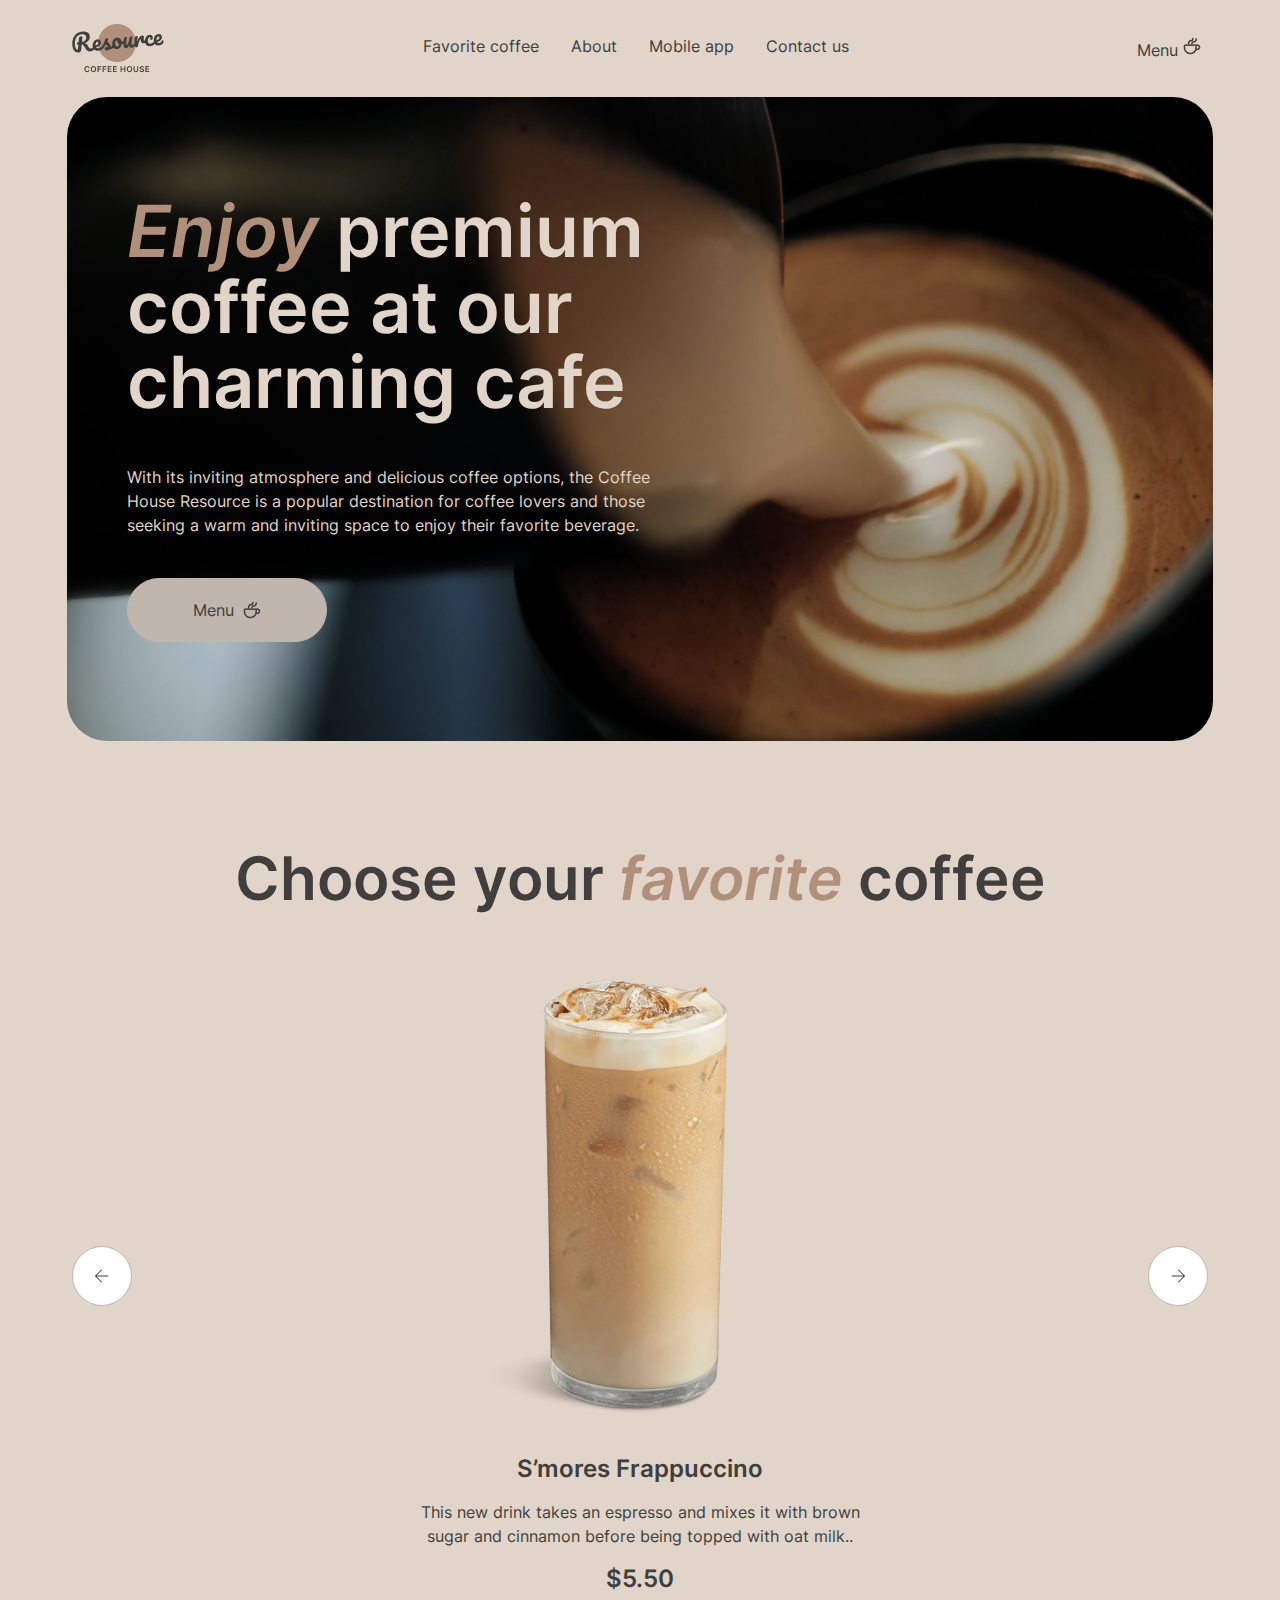
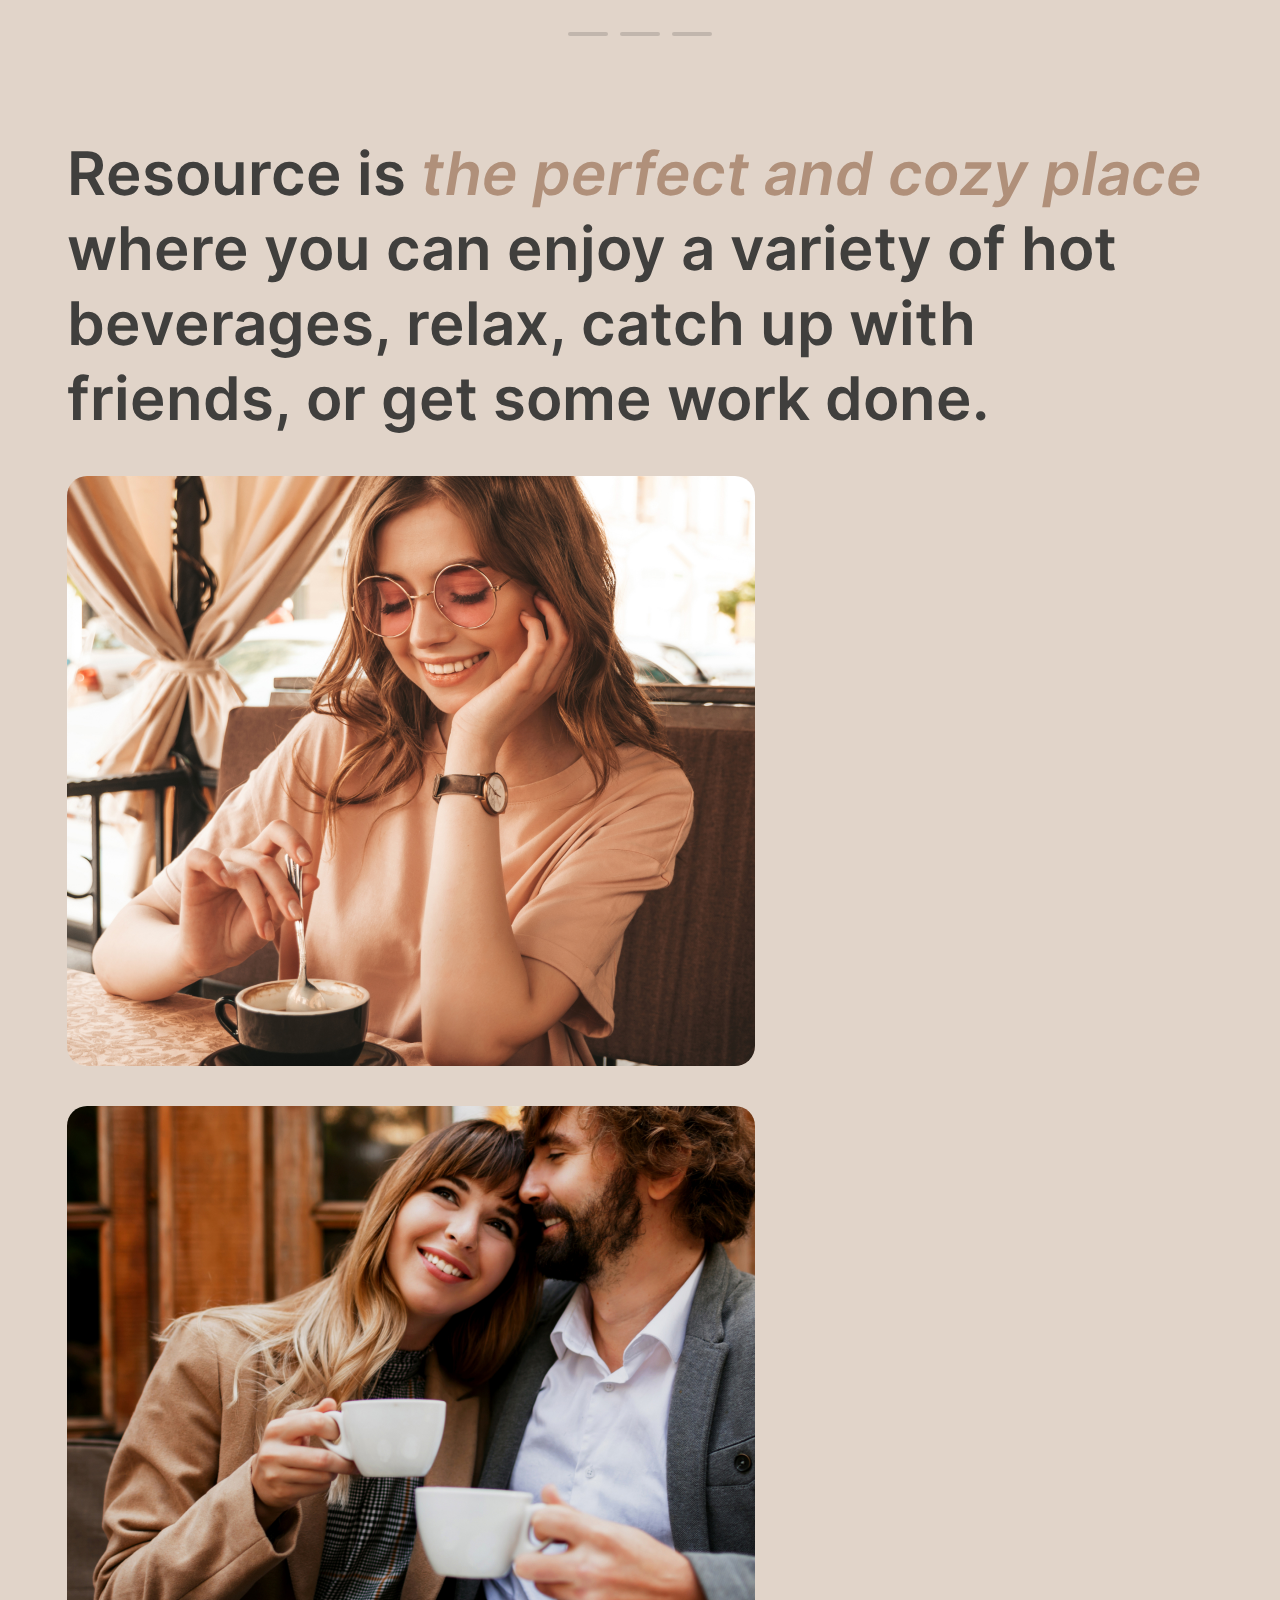
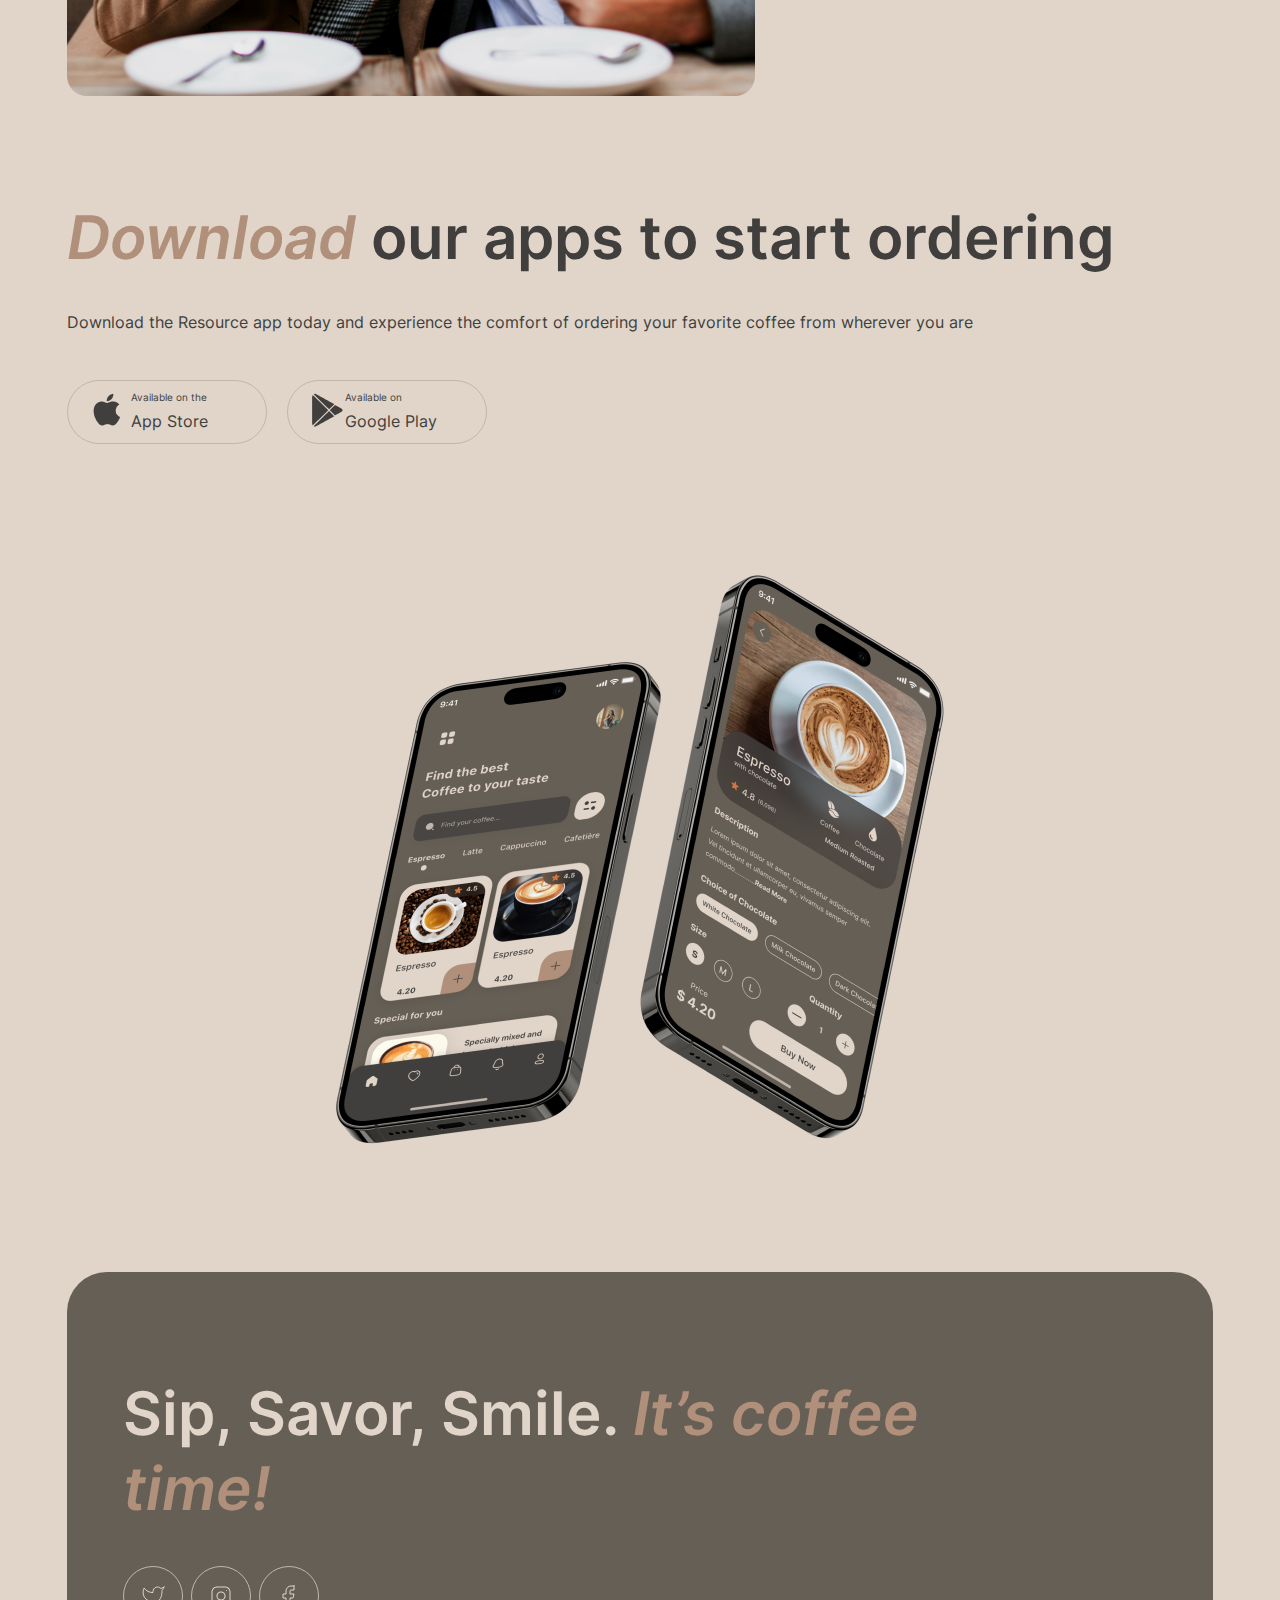
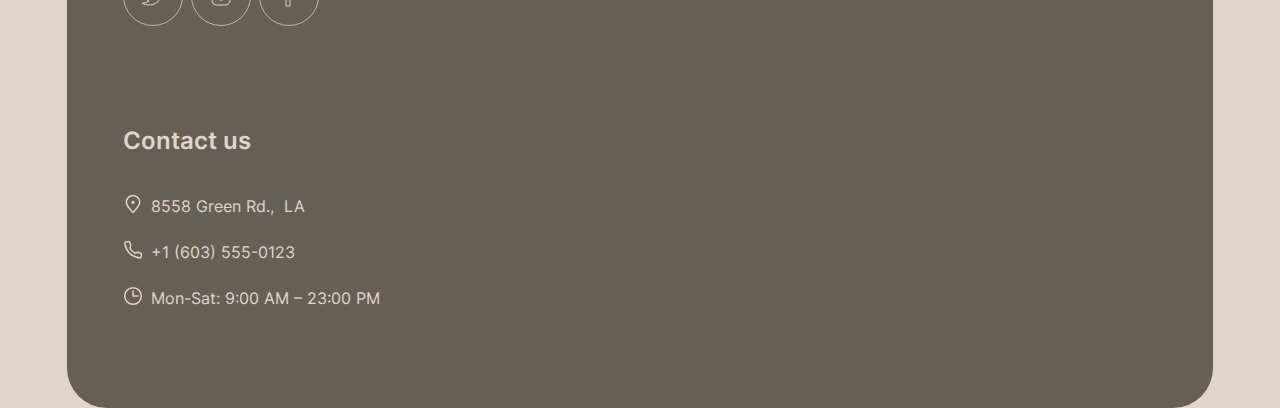
<file: index.html>
<!DOCTYPE html>
<html lang="en" style="scroll-behavior: smooth;">
    <head>
        <meta charset="UTF-8" >
        <meta name="viewport" content="width=device-width, initial-scale=1.0" >
        <title>home</title>
        <link rel="icon" type="image/png" sizes="16x16" href="./assets/images/favicon.ico">
        <link rel="stylesheet" href="assets/styles/index.1bcff401.css">
        
        <link rel="icon" type="image/png" sizes="32x32" href="./assets/images/favicon.ico">
    </head>
    <body >
        <header class="container">
            <div class="wrapper">
                <nav class="header-nav">
                    <div>
                        <a href="https://alexeizaits.github.io/rsschool-coffeshop"><img class="logo"  src="./assets/images/logo.png" alt="logo"></a>
                    </div>
                    <div class="header-nav__text">
                        <a class="header-nav__text-item inter" style="font-family: inter" href="#favorite">Favorite coffee</a>
                        <a class="header-nav__text-item" href="#about" >About</a>
                        <a class="header-nav__text-item" href="#mobile">Mobile app</a>
                        <a class="header-nav__text-item" href="#footer">Contact us</a>
                    </div>
                    <a class="link header-nav__link" href="https://alexeizaits.github.io/rsschool-coffeshop/menu">
                        <span class="linkButton">Menu</span>
                        <img class="link__img coffeecup" src="./assets/images/coffee-cup.png" alt="coffee-cup">
                    </a>
                    <div class="header-nav__burger">
                        <img src="assets/images/button-icon-burger.svg" alt="">
                    </div>
                </nav>
            </div>
        </header>
        <main style="font-family: inter;">
            <div class="section-list">
                <section class="enjoy">
                    <div class="wrapper">
                        <div class="enjoy-background" style="background-image: url(./assets/images/img-hero.jpg);">
                            <div class="enjoy__list">
                                <h1 class="enjoy__list-title"><span class="enjoy__list-title__accent">Enjoy</span> premium coffee at our charming cafe</h1>
                                <p class="enjoy__list-description">With its inviting atmosphere and delicious coffee options, the Coffee House Resource is a popular destination for coffee lovers and those seeking a warm and inviting space to enjoy their favorite beverage.</p>
                                <form action="https://alexeizaits.github.io/rsschool-coffeshop/menu">
                                    <button class="buttons-primary">
                                        <span class="buttons-primary__text">Menu</span>
                                        <img  class="primary-img buttons-primary__img" src="./assets/images/coffee-cup.png" alt="">
                                    </button>
                                </form>
                            </div>
                        </div>
                    </div>
                    
                </section>
                <section id="favorite" class="favourites-coffee">
                    <div class="wrapper">
                        <h2 class="favourites-coffee__title">Choose your <span class="favourites-coffee__title-accent">favorite</span> coffee</h2>
                    <div class="favourites-coffee__slider" >
                        <div class="favourites-coffee__arrows">
                            <button class="buttons-arrow" style="margin-top: 330px; margin-left: 5px;">
                                <img class="arrow-img buttons-arrow__img" style="transform: rotate(180deg)"  src="./assets/images/arrow-dark.png" alt="ww">
                                <img class="arrow-img buttons-arrow__img-hover" style="transform: rotate(180deg)"  src="./assets/images/arrow-white.png" alt="ww">
                            </button>
                        </div>
                        <div class="slider">
                            <div class="slider__img">
                                <img class="slider__img "  src="./assets/images/coffee-slider-1.png" alt="coffee-slider">
                            </div>
                            <div class="slider__text">
                                <h3 class="slider__text-title">S’mores Frappuccino</h3>
                                <p class="slider__text-description">This new drink takes an espresso and mixes it with brown sugar and cinnamon before being topped with oat milk..</p>
                                <p class="slider__text-price">$5.50</p>
                            </div>
                        </div>
                        <div class="favourites-coffee__arrows">
                            <button class="buttons-arrow" style="margin-top: 330px; margin-right: 5px;">
                                <img class="arrow-img buttons-arrow__img arrow-img" src="./assets/images/arrow-dark.png" alt="">
                                <img class=" buttons-arrow__img-hover arrow-img" src="./assets/images/arrow-white.png" alt="ww">
                            </button>
                        </div>
                    </div>
                    <div class="slider-control__card">
                        <div class="slider-control"></div>
                        <div class="slider-control"></div>
                        <div class="slider-control"></div>
                    </div>
                    </div>
                </section>
                <section id="about" class="about">
                    <div class="wrapper">
                        <h2 class="about__title">Resource is <span class="about__title-accent">the perfect and cozy place</span> where you can enjoy a variety of hot beverages, relax, catch up with friends, or get some work done.</h2>
                        <div class="about__images">
                            <div class="about__images-list">
                                <div class="box about__images-list__item1">
                                    <img class="box__img"  src="./assets/images/about-1.svg" alt="women">
                                </div>
                                <div class="box about__images-list__item2">
                                    <img class="box__img "  src="./assets/images/about-2.svg" alt="women">
                                </div>
                            </div>
                            <div class="about__images-list">
                                <div class="box about__images-list__item3">
                                    <img class="box__img"  src="./assets/images/about-3.svg" alt="women">
                                </div>
                                <div class="box about__images-list__item4">
                                    <img class="box__img"  src="./assets/images/about-4.svg" alt="women">
                                </div>
                            </div>
                        </div>
                    </div>
                </section>
                <section id="mobile">
                    <div class="wrapper mobile-app">
                        <div class="mobile-app__info">
                            <h2 class="mobile-app__title"><span class="mobile-app__title-accent">Download</span> our apps to start ordering</h2>
                            <p class="mobile-app__description">Download the Resource app today and experience the comfort of ordering your favorite coffee from wherever you are</p>
                            <div class="mobile-app__buttons">
                                <button class="buttons-app mobile-app__button">
                                    <img class="buttons-app__img app-img"  src="./assets/images/apple-dark.png" alt="">
                                    <img class="buttons-app__img-hover app-img"  src="./assets/images/apple-white.png" alt="">
                                    <span class="buttons-app__text"><span style="font-size: 10px;">Available on the</span><br>App Store</span>    
                                </button>
                                <button class="buttons-app mobile-app__button">
                                    <img class="buttons-app__img app-img" src="./assets/images/icon-dark.png" alt="">
                                    <img class="buttons-app__img-hover app-img"  src="./assets/images/icon-white.png" alt="">
                                    <span class="buttons-app__text" style="width: 97px;"><span style="font-size: 10px;">Available on</span><br>Google Play</span>
                                </button>
                            </div>
                        </div>
                        <div class="mobile-app__screen">
                            <!-- style="background-image: url(./assets/images/mobile-screens.png); -->
                            <img class="mobile-app__screen-img" src="./assets/images/mobile-screens.png" alt="">
                        </div>
                    </div>
                </section>
            </div>
        </main>
        <footer class="container" id="footer">
            <div class="wrapper">
                <div class="footer-contacts">
                    <div class="footer-contacts__coffetime">
                        <h2 class="footer-contacts__title">Sip, Savor, Smile. <span class="footer-contacts__title-accent">It’s coffee time!</span></h2>
                        <div class="footer-contacts__icons">
                            <button class="buttons-instagram footer-contacts__icons-item">
                                <img class="buttons-instagram__img icon-img"  src="./assets/images/twitter.svg" alt="qq">
                            </button>
                            <button class="buttons-instagram footer-contacts__icons-item">   
                                <img class="buttons-instagram__img icon-img"  src="./assets/images/instagram.png" alt="qq">
                            </button>
                            <button class="buttons-instagram footer-contacts__icons-item">
                                <img class="buttons-instagram__img icon-img"  src="./assets/images/facebook.svg" alt="qq">
                            </button>
                        </div>
                    </div>
                    <div class="footer-contacts__us">
                        <h3 class="footer-contacts__us-title">Contact us</h3>
                        <div class="footer-contacts__us-info">
                            <div class="adress" style="width: 182px; height: 24px">
                                <a class="adress__link" href="https://www.google.com/maps/place/%D0%A1%D0%BE%D0%B5%D0%B4%D0%B8%D0%BD%D0%B5%D0%BD%D0%BD%D1%8B%D0%B5+%D0%A8%D1%82%D0%B0%D1%82%D1%8B+%D0%90%D0%BC%D0%B5%D1%80%D0%B8%D0%BA%D0%B8/@35.9197056,-161.7515142,3z/data=!3m1!4b1!4m6!3m5!1s0x54eab584e432360b:0x1c3bb99243deb742!8m2!3d37.09024!4d-95.712891!16zL20vMDljN3cw?entry=ttu" target=»_blank>
                                    <img  class="link__img link-img" src="./assets/images/pin-alt.png" alt="pin-alt">
                                    <pre class="adress__text" >8558&nbsp;Green Rd.,&nbsp;&nbsp;LA</pre>
                                </a>
                            </div>
                            <div class="adress" style="width: 175px; height: 24px">
                                <a class="adress__link" href="tel:+16035550123">
                                    <img  class="link__img link-img" src="./assets/images/phone.svg" alt="pin-alt">
                                    <p class="adress__text">+1 (603) 555-0123</p>
                                </a>
                            </div>
                            <div class="adress" style="width: 262px; height: 24px">
                                <a class="adress__link" href="">
                                    <img  class="link__img link-img" src="./assets/images/clock.svg" alt="pin-alt">
                                    <pre class="adress__text">Mon-Sat: 9:00 AM – 23:00 PM</pre>
                                </a>
                            </div>
                        </div>
                    </div>
                </div>
            </div>
        </footer>
    </body>
</html>
</file>
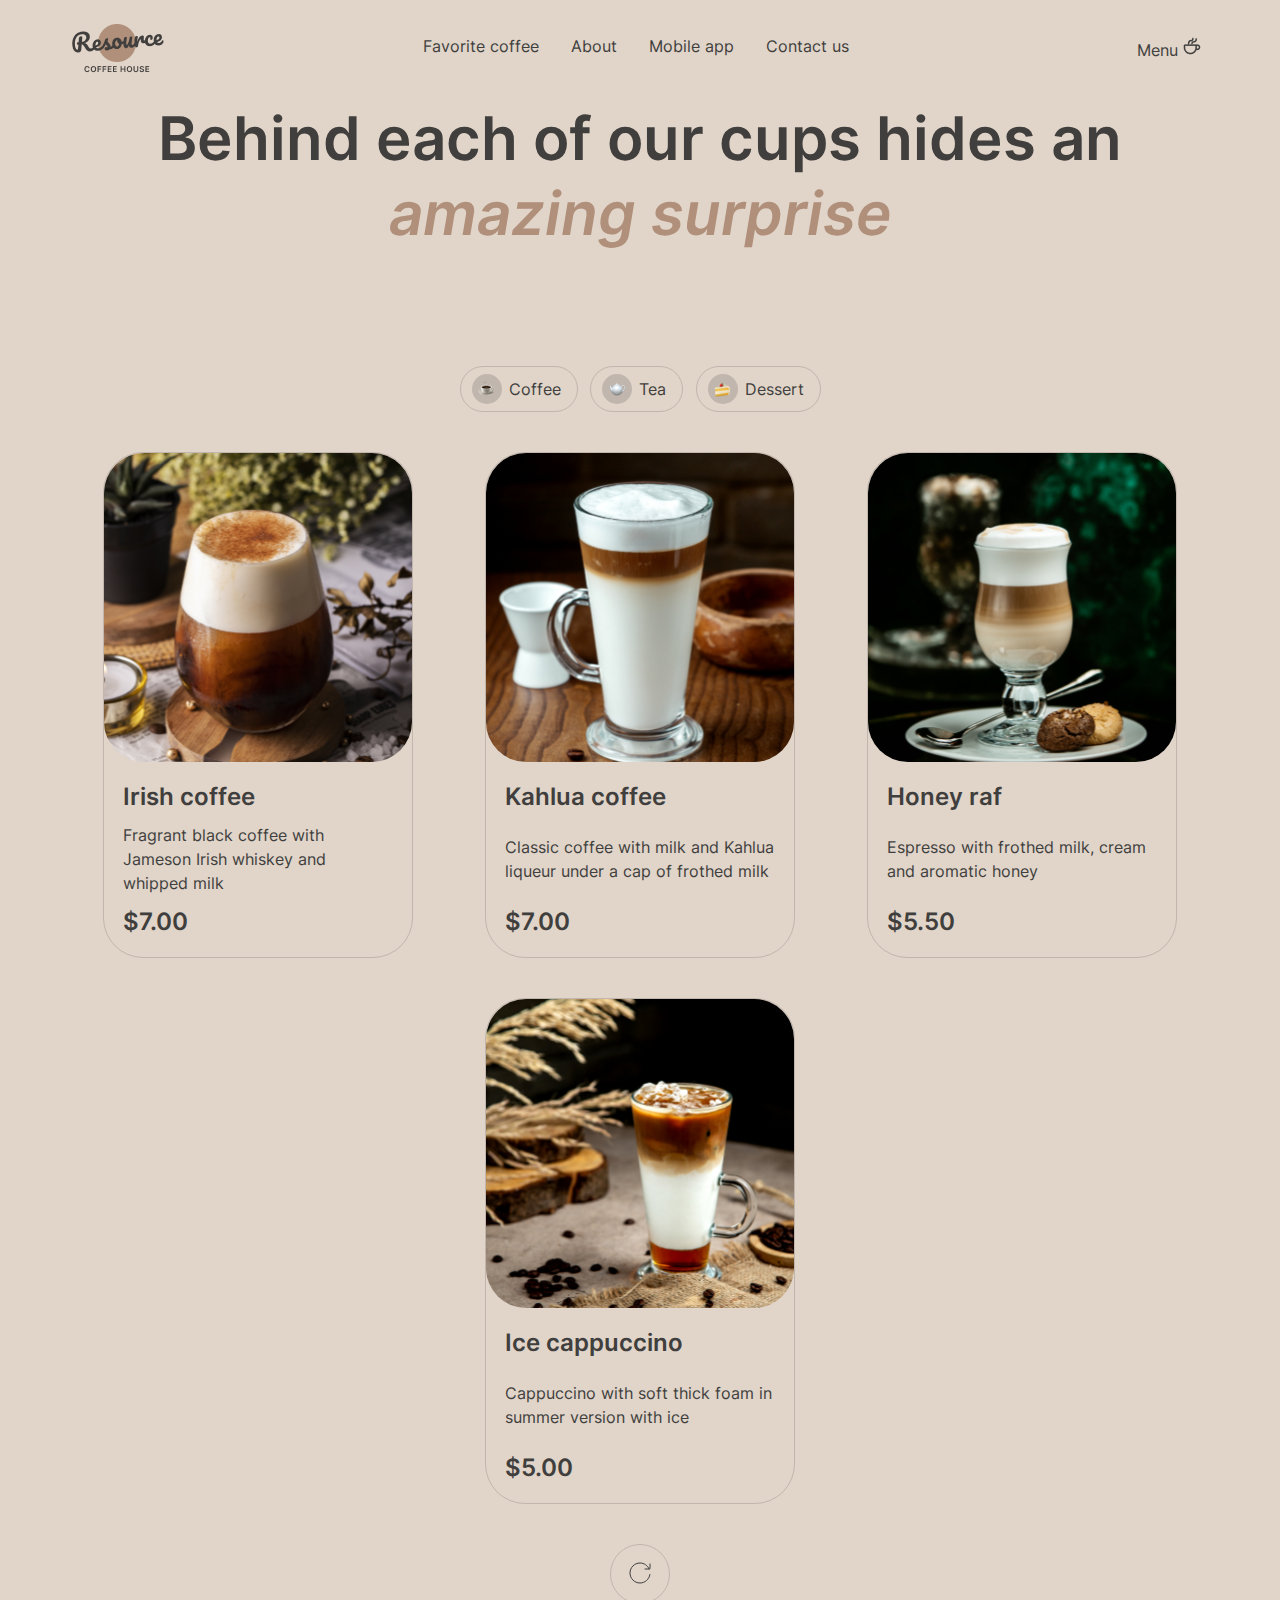
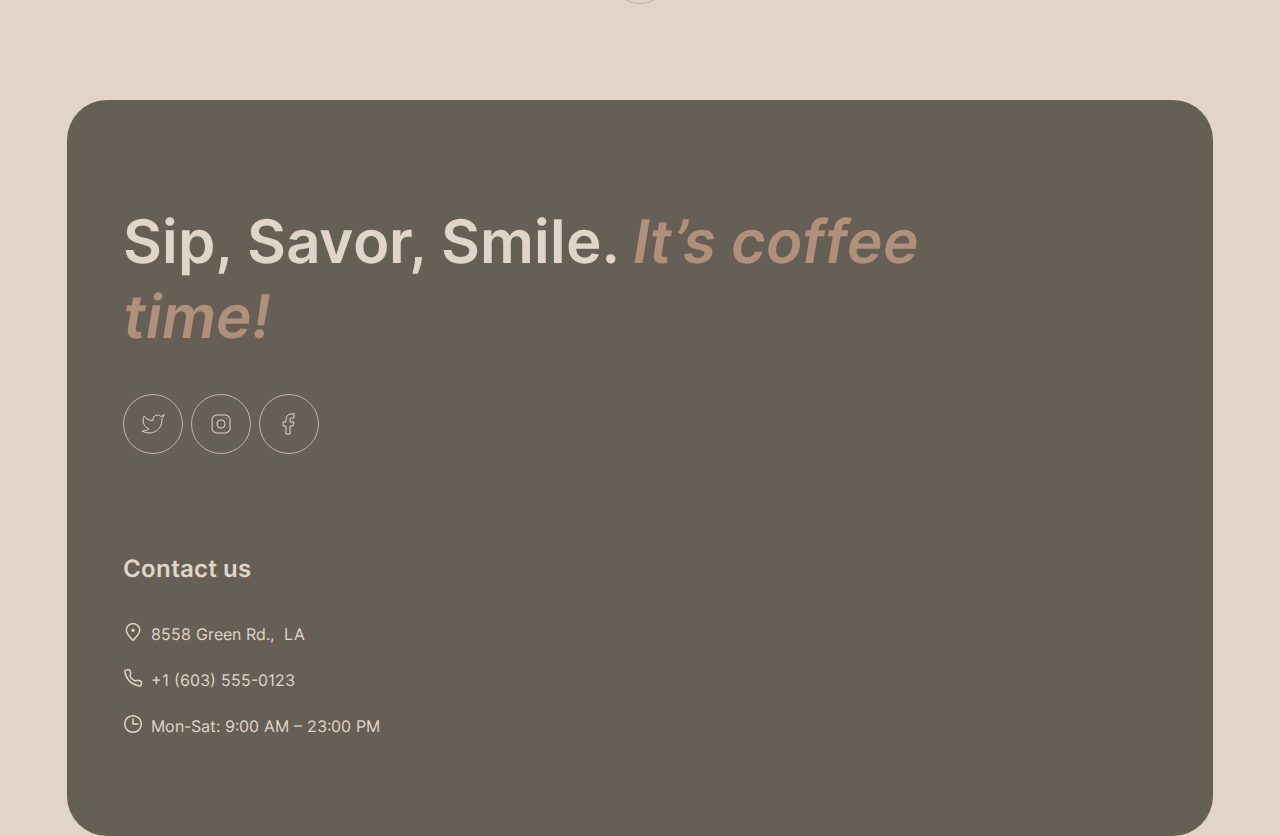
<file: menu/index.html>
<!DOCTYPE html>
<html lang="en" style="scroll-behavior: smooth;">
    <head>
        <meta charset="UTF-8" >
        <meta name="viewport" content="width=device-width, initial-scale=1.0" >
        <title>home</title>
        <link rel="icon" type="image/png" sizes="16x16" href="./assets/images/favicon.ico">
        <link rel="stylesheet" href="assets/styles/index.1bcff401.css">
        
        <link rel="icon" type="image/png" sizes="32x32" href="./assets/images/favicon.ico">
    </head>
    <body>
        <header class="container">
            <div class="wrapper">
                <nav class="header-nav">
                    <div>
                        <a href="https://alexeizaits.github.io/rsschool-coffeshop"><img class="logo"  src="./assets/images/logo.png" alt="logo"></a>
                    </div>
                    <div class="header-nav__text">
                        <a class="header-nav__text-item inter" style="font-family: inter" href="">Favorite coffee</a>
                        <a class="header-nav__text-item" href="">About</a>
                        <a class="header-nav__text-item" href="">Mobile app</a>
                        <a class="header-nav__text-item" href="#footer">Contact us</a>
                    </div>
                    <a class="link header-nav__link" href="https://alexeizaits.github.io/rsschool-coffeshop/menu">
                        <span class="linkButton">Menu</span>
                        <img class="link__img coffeecup" src="./assets/images/coffee-cup.png" alt="coffee-cup">
                    </a>
                    <div class="header-nav__burger">
                        <img src="assets/images/button-icon-burger.svg" alt="">
                    </div>
                </nav>
            </div>

        </header>
        <main class="container">        
            <section class="container">
                <div class="wrapper">
                    <div class="menu">
                        <div class="menu__info">
                            <div class="menu__title"><h1>Behind each of our cups hides an <span class="menu__title-accent">amazing surprise</span></h1></div>
                            <div class="menu__buttons">
                                <button class="tab-item menu__buttons-item">
                                    <span class="tab-item__kettle">
                                        <img class="tab-item__img" src="./assets/images/coffee.png" alt="">
                                    </span>
                                    <span class="tab-item__text">Coffee</span>
                                </button>
                                <button class="tab-item menu__buttons-item">
                                    <span class="tab-item__kettle ">
                                        <img class="tab-item__img" src="./assets/images/Jainik.png" alt="">
                                    </span>
                                    <span class="tab-item__text">Tea</span>
                                </button>
                                <button class="tab-item menu__buttons-item">
                                    <span class="tab-item__kettle">
                                        <img class="tab-item__img" src="./assets/images/dessert.png" alt="">
                                    </span>
                                    <span class="tab-item__text">Dessert</span>
                                </button>
                            </div>
                        </div>
                        <div class="menu__cards">
                            <div class="card menu__cards-item">
                                <div class="card__wrapper">
                                    <img class="card__img" src="./assets/images/coffee-1.svg" alt="coffee-1">
                                </div>
                                <div class="card__text">
                                    <h3 class="card__text-title">Irish coffee</h3>
                                    <p class="card__text-description">Fragrant black coffee with Jameson Irish whiskey and whipped milk</p>
                                    <p class="card__text-price">$7.00</p>
                                </div>
                            </div>
                            <div class="card menu__cards-item">
                                <div class="card__wrapper">
                                    <img class="card__img"  src="./assets/images/coffee-2.svg" alt="coffee-1">
                                </div>
                                <div class="card__text">
                                    <h3 class="card__text-title">Kahlua coffee</h3>
                                    <p class="card__text-description">Classic coffee with milk and Kahlua liqueur under a cap of frothed milk</p>
                                    <p class="card__text-price">$7.00</p>
                                </div>
                            </div>
                            <div class="card menu__cards-item">
                                <div class="card__wrapper">
                                    <img class="card__img" src="./assets/images/coffee-3.svg" alt="coffee-1">
                                </div>
                                <div class="card__text">
                                    <h3 class="card__text-title">Honey raf</h3>
                                    <p class="card__text-description">Espresso with frothed milk, cream and aromatic honey</p>
                                    <p class="card__text-price">$5.50</p>
                                </div>
                            </div>
                            <div class="card menu__cards-item">
                                <div class="card__wrapper">
                                    <img class="card__img"  src="./assets/images/coffee-4.svg" alt="coffee-1">
                                </div>
                                <div class="card__text">
                                    <h3 class="card__text-title">Ice cappuccino</h3>
                                    <p class="card__text-description">Cappuccino with soft thick foam in summer version with ice</p>
                                    <p class="card__text-price">$5.00</p>
                                </div>
                            </div>
                            <div class="card menu__cards-item">
                                <div class="card__wrapper">
                                    <img class="card__img" src="./assets/images/coffee-5.svg" alt="coffee-1">
                                </div>
                                <div class="card__text">
                                    <h3 class="card__text-title">Espresso</h3>
                                    <p class="card__text-description">Classic black coffee</p>
                                    <p class="card__text-price">$4.50</p>
                                </div>
                            </div>
                            <div class="card menu__cards-item">
                                <div class="card__wrapper">
                                    <img class="card__img"  src="./assets/images/coffee-6.svg" alt="coffee-1">
                                </div>
                                <div class="card__text">
                                    <h3 class="card__text-title">Latte</h3>
                                    <p class="card__text-description">Espresso coffee with the addition of steamed milk and dense milk foam</p>
                                    <p class="card__text-price">$5.50</p>
                                </div>
                            </div>
                            <div class="card menu__cards-item">
                                <div class="card__wrapper">
                                    <img class="card__img"  src="./assets/images/coffee-7.svg" alt="coffee-1">
                                </div>
                                <div class="card__text">
                                    <h3 class="card__text-title">Latte macchiato</h3>
                                    <p class="card__text-description">Espresso with frothed milk and chocolate</p>
                                    <p class="card__text-price">$5.50</p>
                                </div>
                            </div>
                            <div class="card menu__cards-item">
                                <div class="card__wrapper">
                                    <img class="card__img" src="./assets/images/coffee-8.svg" alt="coffee-1">
                                </div>
                                <div class="card__text">
                                    <h3 class="card__text-title">Coffee with cognac</h3>
                                    <p class="card__text-description">Fragrant black coffee with cognac and whipped cream</p>
                                    <p class="card__text-price">$6.50</p>
                                </div>
                            </div>
                        </div>
                        <div class="menu__refresh">
                            <img class="menu__refresh-img" src="./assets/images/refresh.svg" alt="refresh">
                        </div>
                    </div>
                </div>      
            </section>
        </main>
        <footer class="container" id="footer">
            <div class="wrapper">
                <div class="footer-contacts">
                    <div class="footer-contacts__coffetime">
                        <h2 class="footer-contacts__title">Sip, Savor, Smile. <span class="footer-contacts__title-accent">It’s coffee time!</span></h2>
                        <div class="footer-contacts__icons">
                            <button class="buttons-instagram footer-contacts__icons-item">
                                <img class="buttons-instagram__img icon-img"  src="./assets/images/twitter.svg" alt="qq">
                            </button>
                            <button class="buttons-instagram footer-contacts__icons-item">   
                                <img class="buttons-instagram__img icon-img"  src="./assets/images/instagram.png" alt="qq">
                            </button>
                            <button class="buttons-instagram footer-contacts__icons-item">
                                <img class="buttons-instagram__img icon-img"  src="./assets/images/facebook.svg" alt="qq">
                            </button>
                        </div>
                    </div>
                    <div class="footer-contacts__us">
                        <h3 class="footer-contacts__us-title">Contact us</h3>
                        <div class="footer-contacts__us-info">
                            <div class="adress" style="width: 182px; height: 24px">
                                <a class="adress__link" href="https://www.google.com/maps/place/%D0%A1%D0%BE%D0%B5%D0%B4%D0%B8%D0%BD%D0%B5%D0%BD%D0%BD%D1%8B%D0%B5+%D0%A8%D1%82%D0%B0%D1%82%D1%8B+%D0%90%D0%BC%D0%B5%D1%80%D0%B8%D0%BA%D0%B8/@35.9197056,-161.7515142,3z/data=!3m1!4b1!4m6!3m5!1s0x54eab584e432360b:0x1c3bb99243deb742!8m2!3d37.09024!4d-95.712891!16zL20vMDljN3cw?entry=ttu" target=»_blank>
                                    <img  class="link__img link-img" src="./assets/images/pin-alt.png" alt="pin-alt">
                                    <pre class="adress__text" >8558&nbsp;Green Rd.,&nbsp;&nbsp;LA</pre>
                                </a>
                            </div>
                            <div class="adress" style="width: 175px; height: 24px">
                                <a class="adress__link" href="tel:+16035550123">
                                    <img  class="link__img link-img" src="./assets/images/phone.svg" alt="pin-alt">
                                    <p class="adress__text">+1 (603) 555-0123</p>
                                </a>
                            </div>
                            <div class="adress" style="width: 262px; height: 24px">
                                <a class="adress__link" href="">
                                    <img  class="link__img link-img" src="./assets/images/clock.svg" alt="pin-alt">
                                    <pre class="adress__text">Mon-Sat: 9:00 AM – 23:00 PM</pre>
                                </a>
                            </div>
                        </div>
                    </div>
                </div>
            </div>
        </footer>
    </body>
</html>
</file>
<file: assets/styles/index.1bcff401.css>
@font-face{font-family:inter;src:url(Inter.0704e0a5.ttf)}*{box-sizing:border-box;margin:0;text-decoration:none}ul{padding-left:0;list-style-type:none}html,body,div,span,applet,object,iframe,h1,h2,h3,h4,h5,h6,p,blockquote,pre,a,abbr,acronym,address,big,cite,code,del,dfn,em,img,ins,kbd,q,s,samp,small,strike,strong,sub,sup,tt,var,b,u,i,center,dl,dt,dd,ol,ul,li,fieldset,form,label,legend,table,caption,tbody,tfoot,thead,tr,th,td,article,aside,canvas,details,embed,figure,figcaption,footer,header,hgroup,menu,nav,output,ruby,section,summary,time,mark,audio,video{font-size:100%;font:inherit;vertical-align:baseline;border:0;margin:0;padding:0}article,aside,details,figcaption,figure,footer,header,hgroup,menu,nav,section{display:block}html{height:100%}body{line-height:1}ol,ul{list-style:none}blockquote,q{quotes:none}blockquote:before,blockquote:after,q:before,q:after{content:"";content:none}table{border-collapse:collapse;border-spacing:0}.link{width:61px;height:28px;flex-direction:row;justify-content:space-between;display:flex}.link:hover{border-bottom:1px solid #403f3d}.tab-item{height:46px;background-color:#fff;border:.1px solid #c1b6ad;border-radius:100px;flex-direction:row;display:flex}.tab-item__kettle{width:30px;height:30px;background-color:#c1b6ad;border-radius:100px;margin:auto 0 auto 5px}.tab-item__img{margin:auto;padding-top:7px}.tab-item__text{color:#403f3d;margin:auto 10px auto 7px;font-family:inter;font-size:16px;font-weight:400;line-height:150%}.tab-item:hover,.tab-item:active{background-color:#665f55;border-color:#665f55}.tab-item:hover .tab-item__text,.tab-item:active .tab-item__text{color:#e1d4c9}.buttons-primary{width:200px;height:64px;background-color:#c1b6ad;border:1px solid #c1b6ad;border-radius:100px;flex-direction:row;justify-content:center;display:flex}@media (min-width:768px){.buttons-primary{margin-top:2.6rem}}@media (min-width:1440px){.buttons-primary{margin-top:0}}.buttons-primary__text{color:#403f3d;color:#403f3d;margin:auto .5rem auto auto;font-family:inter;font-size:16px;font-weight:400;line-height:150%}@media (min-width:1440px){.buttons-primary__text{margin:auto}}.buttons-primary__img{margin:auto auto auto 0;display:block}@media (min-width:1440px){.buttons-primary__img{margin-left:0;display:none}}.buttons-secondary{width:200px;height:64px;height:44px;background-color:#fff;border:1px solid #c1b6ad;border-radius:100px;flex-direction:row;justify-content:center;display:flex}.buttons-secondary__text{color:#403f3d;color:#403f3d;margin:auto;font-family:inter;font-size:16px;font-weight:400;line-height:150%}.buttons-app{width:200px;height:64px;background-color:#fff;border:1px solid #c1b6ad;border-radius:100px;flex-direction:row;justify-content:center;display:flex}.buttons-app__text{color:#403f3d;color:#403f3d;text-align:left;width:90px;height:40px;margin:auto 38.5px 1.2rem auto;font-family:inter;font-size:16px;font-weight:400;line-height:150%}.buttons-app__img{margin-top:.6rem;margin-left:15px;display:block}.buttons-app__img-hover{margin-top:.6rem;margin-left:15px;display:none}.buttons-arrow{width:200px;height:64px;width:60px;height:60px;background-color:#fff;border:1px solid #c1b6ad;border-radius:100px;flex-direction:row;justify-content:center;display:flex}.buttons-arrow__img{margin:auto;display:block}.buttons-arrow__img-hover{margin:auto;display:none}.buttons-instagram{width:200px;height:64px;width:60px;height:60px;background-color:#c1b6ad;background-color:inherit;border:1px solid #c1b6ad;border-radius:100px;flex-direction:row;justify-content:center;display:flex}.buttons-instagram__img{margin:auto}.buttons-instagram__img-hover{color:#c1b6ad;margin:auto}.buttons-menu{width:200px;height:64px;width:60px;height:60px;background-color:#fff;border:1px solid #c1b6ad;border-radius:100px;flex-direction:row;justify-content:center;display:flex}.buttons-menu__img{margin:auto;display:block}.buttons-menu__img-hover{margin:auto;display:none}@media (min-width:1440px){.buttons-primary:hover .buttons-primary__img{display:block}.buttons-primary:hover .buttons-primary__text{margin-right:1rem}}.buttons-secondary:hover{background-color:#665f55;border-color:#665f55}.buttons-secondary:hover .buttons-secondary__text{color:#e1d4c9}.buttons-app:hover{background-color:#665f55;border-color:#665f55}.buttons-app:hover .buttons-app__text{color:#e1d4c9}.buttons-app:hover .buttons-app__img{display:none}.buttons-app:hover .buttons-app__img-hover{display:block}.buttons-arrow:hover{background-color:#665f55;border-color:#665f55}.buttons-arrow:hover .buttons-arrow__img{display:none}.buttons-arrow:hover .buttons-arrow__img-hover{display:block}.buttons-instagram:hover{background-color:#c1b6ad;border-color:#c1b6ad}.buttons-menu:active .buttons-menu__img{display:none}.buttons-menu:active .buttons-menu__img-hover{display:block}.adress{white-space:nowrap;height:24px;flex-direction:row;display:flex}.adress__link{flex-direction:row;justify-content:space-between;display:flex}.adress__text{color:#403f3d;text-align:right;color:#e1d4c9;margin-left:8px;font-family:inter;font-size:16px;font-weight:400;line-height:150%}.adress:hover{border-bottom:2px solid #e1d4c9}.box{width:660px;height:660px;position:relative;overflow:hidden}.box__img{width:726px;height:726px;transition-property:width,height;transition-duration:1s;position:absolute;top:50%;left:50%;transform:translate(-50%,-50%)}.box__img:hover{height:660px;width:660px}.card{width:310px;height:506px;background-color:#fff;border:1px solid #c1b6ad;border-radius:40px;flex-direction:column;display:flex}.card__wrapper{width:308px;height:310px;border-radius:40px;margin:auto;overflow:hidden}.card__img{width:100%;height:100%;transition:all 1s ease-out;transform:scale(1.1)}.card__img:hover{transform:none}.card__text{width:270px;height:196px;flex-direction:column;justify-content:space-between;margin:auto;display:flex}.card__text-title{color:#403f3d;margin-top:20px;font-family:inter;font-size:24px;font-weight:600;line-height:30px}.card__text-description{color:#403f3d;font-family:inter;font-size:16px;font-weight:400;line-height:24px}.card__text-price{color:#403f3d;margin-bottom:20px;font-family:inter;font-size:24px;font-weight:600;line-height:30px}.card:hover .card__img{transform:none}.slider-control{width:40px;height:4px;background-color:#c1b6ad;border-radius:100px}.slider-control__card{width:144px;flex-direction:row;justify-content:space-between;margin:32px auto auto;display:flex}.slider-control:active{background-color:#665f55}.slider{width:100%;max-width:480px;height:640px;margin:auto}@media (min-width:768px){.slider{margin-top:0}}@media (min-width:1440px){.slider{margin:auto}}.slider__img{width:100%;margin:18px auto auto}@media (min-width:1440px){.slider__img{margin-top:12px}}.slider__text{height:140px;text-align:center;flex-direction:column;justify-content:space-between;margin-top:20px;display:flex}.slider__text-title{color:#403f3d;font-family:inter;font-size:24px;font-weight:600;line-height:30px}.slider__text-description{color:#403f3d;margin-top:16px;font-family:inter;font-size:16px;font-weight:400;line-height:24px}@media (min-width:768px){.slider__text-description{margin-top:0}}.slider__text-price{color:#403f3d;margin-top:1rem;font-family:inter;font-size:24px;font-weight:600;line-height:30px}@media (min-width:768px){.slider__text-price{margin-top:0}}.header-nav{flex-direction:row;justify-content:space-between;margin-top:18px;display:flex}.header-nav__text{color:#403f3d;width:92%;height:28px;margin:16px auto auto;font-family:inter;font-size:16px;font-weight:400;line-height:150%;display:none}@media (min-width:769px){.header-nav__text{flex-flow:wrap;justify-content:center;display:flex}}@media (min-width:1440px){.header-nav__text{width:100%;margin-left:60px}}.header-nav__text-item{color:#403f3d;height:28px;scroll-behavior:smooth;margin-right:2rem;font-family:inter;font-size:16px;font-weight:400;line-height:150%}@media (min-width:1440px){.header-nav__text-item{margin-right:56px}}.header-nav__text-item:hover{border-bottom:1px solid #403f3d}.header-nav__link{width:82.5px;height:28px;margin:auto 0 auto auto;display:none}@media (min-width:769px){.header-nav__link{display:block}}.header-nav__burger{margin-top:8px}@media (min-width:769px){.header-nav__burger{display:none}}.enjoy{margin-top:20px;overflow:hidden}@media (min-width:768px){.enjoy{margin-top:1rem}}@media (min-width:1440px){.enjoy{margin-top:20px}}.enjoy-background{width:100%;height:552px;border-radius:40px}@media (min-width:768px){.enjoy-background{height:644px}}@media (min-width:1440px){.enjoy-background{height:644px}}.enjoy__list{width:90.8046%;height:492px;flex-direction:column;justify-content:space-between;margin:0 16px;display:flex}@media (min-width:768px){.enjoy__list{max-width:530px;height:504px;margin-left:3.8rem;margin-right:79px}}@media (min-width:1440px){.enjoy__list{height:544px;margin:0 0 100px 100px}}.enjoy__list-title{color:#403f3d;color:#e1d4c9;margin-top:45px;font-family:inter;font-size:42px;font-weight:600;line-height:115%}@media (min-width:768px){.enjoy__list-title{margin-top:6rem}}@media (min-width:1440px){.enjoy__list-title{margin-top:100px}}@media (min-width:768px){.enjoy__list-title{font-size:72px;line-height:105%}}.enjoy__list-title__accent{color:#b0907a;font-style:oblique 10deg;line-height:75.6px}.enjoy__list-description{color:#403f3d;color:#e1d4c9;margin-bottom:10px;font-family:inter;font-size:16px;font-weight:400;line-height:150%}@media (min-width:768px){.enjoy__list-description{margin-top:2.8rem;margin-bottom:0}}@media (min-width:1440px){.enjoy__list-description{margin-top:0;margin-bottom:0}}.favourites-coffee{margin-top:100px}.favourites-coffee__title{color:#403f3d;text-align:center;font-family:inter;font-size:32px;font-weight:600;line-height:125%}@media (min-width:768px){.favourites-coffee__title{font-size:60px;line-height:125%}}.favourites-coffee__title-accent{color:#b0907a;font-style:oblique 10deg}.favourites-coffee__description{color:#403f3d;font-family:inter;font-size:16px;font-weight:400;line-height:24px}.favourites-coffee__arrows{display:none}@media (min-width:768px){.favourites-coffee__arrows{display:block}}.favourites-coffee__slider{height:576px;flex-direction:row;justify-content:space-between;display:flex}@media (min-width:381px){.favourites-coffee__slider{height:684px}}.about{margin-top:100px}.about__title{color:#403f3d;margin-bottom:40px;font-family:inter;font-size:32px;font-weight:600;line-height:125%}@media (min-width:768px){.about__title{font-size:60px;line-height:125%}}.about__title-accent{color:#b0907a;font-style:oblique 10deg}.about__images{flex-direction:column;justify-content:space-between;display:flex}@media (min-width:1440px){.about__images{flex-direction:row}}.about__images-list{height:630px;flex-direction:column;justify-content:space-between;display:flex}@media (min-width:1440px){.about__images-list{height:1060px}}.about__images-list__item1{width:100%;max-width:688px;height:590px;border-radius:20px;display:block;position:relative}@media (min-width:1440px){.about__images-list__item1{max-width:660px}}.about__images-list__item2{width:660px;height:430px;border-radius:20px;display:none}@media (min-width:1440px){.about__images-list__item2{display:block}}.about__images-list__item3{width:660px;height:430px;border-radius:20px;display:none}@media (min-width:1440px){.about__images-list__item3{display:block}}.about__images-list__item4{width:100%;max-width:688px;height:590px;border-radius:20px}@media (min-width:1440px){.about__images-list__item4{max-width:660px}}.mobile-app{flex-direction:column;justify-content:space-between;display:flex}@media (min-width:1440px){.mobile-app{padding-top:100px}}@media (min-width:1440px){.mobile-app{flex-direction:row}}.mobile-app__title{color:#403f3d;text-align:left;margin-bottom:35px;font-family:inter;font-size:32px;font-weight:600;line-height:125%}@media (min-width:768px){.mobile-app__title{font-size:60px;line-height:125%}}.mobile-app__title-accent{color:#b0907a;font-style:oblique 10deg}.mobile-app__info{width:100%;flex-direction:column;justify-content:space-between;margin-top:4rem;display:flex}@media (min-width:1440px){.mobile-app__info{width:630px;height:353px;margin-top:145px}}.mobile-app__buttons{flex-direction:column;justify-content:left;margin-top:.7rem;display:flex}@media (min-width:768px){.mobile-app__buttons{flex-direction:row;margin-top:1rem}}@media (min-width:1440px){.mobile-app__buttons{margin-top:0}}.mobile-app__button{background-color:inherit;margin:12px 20px 12px 0}.mobile-app__screen{width:100%;max-width:630px;margin-top:1.5rem}@media (min-width:768px){.mobile-app__screen{margin:5.5rem auto 0}}@media (min-width:1440px){.mobile-app__screen{margin-top:0;margin-right:0}}.mobile-app__screen-img{width:100%;max-width:630px}.mobile-app__description{color:#403f3d;margin-bottom:18px;font-family:inter;font-size:16px;font-weight:400;line-height:150%}.footer-contacts{height:526px;background-color:#665f55;border-radius:40px;flex-direction:column;justify-content:space-between;margin-top:6rem;display:flex}@media (min-width:768px){.footer-contacts{height:736px}}@media (min-width:1440px){.footer-contacts{height:450px;flex-direction:row;justify-content:center;margin-top:96px}}.footer-contacts__coffetime{width:316px;height:186px;flex-direction:column;justify-content:space-between;margin-top:4rem;margin-left:16px;display:flex}@media (min-width:768px){.footer-contacts__coffetime{width:80%;margin-top:6.5rem;margin-left:3.5rem}}@media (min-width:1440px){.footer-contacts__coffetime{width:530px;height:250px;margin-top:0;margin-left:0;margin-right:95px}}.footer-contacts__title{color:#403f3d;text-align:left;color:#e1d4c9;font-family:inter;font-size:32px;font-weight:600;line-height:125%}@media (min-width:1440px){.footer-contacts__title{margin-top:105px}}@media (min-width:768px){.footer-contacts__title{font-size:60px;line-height:125%}}.footer-contacts__title-accent{color:#b0907a;font-style:oblique 10deg}.footer-contacts__icons{flex-direction:row;margin-top:40px;display:flex}.footer-contacts__icons-item{margin-right:8px}.footer-contacts__us{width:100%;height:186px;margin-bottom:3.5rem;margin-left:16px}@media (min-width:768px){.footer-contacts__us{margin-bottom:6rem;margin-left:3.5rem}}@media (min-width:1440px){.footer-contacts__us{width:530px;height:250px;margin-bottom:0;margin-left:0}}.footer-contacts__us-title{color:#403f3d;color:#e1d4c9;font-family:inter;font-size:24px;font-weight:600;line-height:125%}@media (min-width:1440px){.footer-contacts__us-title{margin-top:135px}}.footer-contacts__us-info{width:262px;height:116px;flex-direction:column;justify-content:space-between;margin-top:38px;display:flex}.menu__info{height:12.7rem;flex-direction:column;justify-content:space-between;margin-top:20px;display:flex}@media (min-width:768px){.menu__info{height:311px}}@media (min-width:1440px){.menu__info{height:236px}}.menu__title{width:97%;color:#403f3d;text-align:center;margin:0 auto;font-family:inter;font-size:32px;font-weight:600;line-height:125%}@media (min-width:1440px){.menu__title{width:800px}}@media (min-width:768px){.menu__title{font-size:60px;line-height:125%}}.menu__title-accent{color:#b0907a;font-style:oblique 10deg}.menu__buttons{width:100%;flex-direction:row;justify-content:space-between;margin:0 auto;display:flex}@media (min-width:381px){.menu__buttons{max-width:361px}}.menu__buttons-item{background-color:inherit}.menu__cards{flex-flow:wrap;display:flex}.menu__cards-item{background-color:inherit;margin:40px auto 0}@media (min-width:1440px){.menu__cards-item{margin-right:40px}}.menu__cards-item:nth-child(n+5){display:none}@media (min-width:1440px){.menu__cards-item:nth-child(n+5){display:block}}@media (min-width:1440px){.menu__cards-item:nth-child(4){margin-right:0}}@media (min-width:1440px){.menu__cards-item:nth-child(8){margin-right:0}}.menu__refresh{width:200px;height:64px;background-color:#c1b6ad;background-color:inherit;width:60px;height:60px;border:1px solid #c1b6ad;border-radius:100px;flex-direction:row;justify-content:center;margin:2.5rem auto 0;display:block}.menu__refresh-img{margin:0 auto;padding-top:1rem;display:block}@media (min-width:1440px){.menu__refresh{display:none}}body{background-color:#e1d4c9}.main{width:380px;margin:0}.container{width:100%;margin:auto}.wrapper{width:92%;max-width:1360px;margin:0 auto}@media (min-width:768px){.wrapper{width:89.5833%}}@media (min-width:1440px){.wrapper{width:94.4444%}}@media (min-width:1440px){.wrapper{margin:auto}}.section-list{margin:0}.flex-row{flex-direction:row;justify-content:space-between;display:flex}.heading-1{color:#403f3d;font-family:inter;font-size:42px;font-weight:600;line-height:115%}@media (min-width:768px){.heading-1{font-size:72px;line-height:105%}}.heading-2{color:#403f3d;font-family:inter;font-size:32px;font-weight:600;line-height:125%}@media (min-width:768px){.heading-2{font-size:60px;line-height:125%}}.heading-3{color:#403f3d;font-family:inter;font-size:24px;font-weight:600;line-height:125%}.caption{color:#403f3d;font-family:inter;font-size:10px;font-weight:600;line-height:140%}.medium,.linkButton{color:#403f3d;font-family:inter;font-size:16px;font-weight:400;line-height:150%}.burger-link{color:#403f3d;font-family:inter;font-size:32px;font-weight:600;line-height:125%}.accent{font-style:italic}.logo{width:100px;height:60px}.app-img{width:36px;height:36px}.coffeecup,.primary-img,.link-img{width:20px;height:20px}.arrow-img,.icon-img{width:24px;height:24px}.content{flex-direction:row;justify-content:space-between;margin-bottom:2rem;display:flex}.flex-column{flex-direction:column;justify-content:space-between;display:flex}body{overflow-x: hidden; pointer-events: none;} @media(min-width:768px){body{pointer-events: auto;}}
/*# sourceMappingURL=index.1bcff401.css.map */
</file>
<file: menu/assets/styles/index.1bcff401.css>
@font-face{font-family:inter;src:url(Inter.0704e0a5.ttf)}*{box-sizing:border-box;margin:0;text-decoration:none}ul{padding-left:0;list-style-type:none}html,body,div,span,applet,object,iframe,h1,h2,h3,h4,h5,h6,p,blockquote,pre,a,abbr,acronym,address,big,cite,code,del,dfn,em,img,ins,kbd,q,s,samp,small,strike,strong,sub,sup,tt,var,b,u,i,center,dl,dt,dd,ol,ul,li,fieldset,form,label,legend,table,caption,tbody,tfoot,thead,tr,th,td,article,aside,canvas,details,embed,figure,figcaption,footer,header,hgroup,menu,nav,output,ruby,section,summary,time,mark,audio,video{font-size:100%;font:inherit;vertical-align:baseline;border:0;margin:0;padding:0}article,aside,details,figcaption,figure,footer,header,hgroup,menu,nav,section{display:block}html{height:100%}body{line-height:1}ol,ul{list-style:none}blockquote,q{quotes:none}blockquote:before,blockquote:after,q:before,q:after{content:"";content:none}table{border-collapse:collapse;border-spacing:0}.link{width:61px;height:28px;flex-direction:row;justify-content:space-between;display:flex}.link:hover{border-bottom:1px solid #403f3d}.tab-item{height:46px;background-color:#fff;border:.1px solid #c1b6ad;border-radius:100px;flex-direction:row;display:flex}.tab-item__kettle{width:30px;height:30px;background-color:#c1b6ad;border-radius:100px;margin:auto 0 auto 5px}.tab-item__img{margin:auto;padding-top:7px}.tab-item__text{color:#403f3d;margin:auto 10px auto 7px;font-family:inter;font-size:16px;font-weight:400;line-height:150%}.tab-item:hover,.tab-item:active{background-color:#665f55;border-color:#665f55}.tab-item:hover .tab-item__text,.tab-item:active .tab-item__text{color:#e1d4c9}.buttons-primary{width:200px;height:64px;background-color:#c1b6ad;border:1px solid #c1b6ad;border-radius:100px;flex-direction:row;justify-content:center;display:flex}@media (min-width:768px){.buttons-primary{margin-top:2.6rem}}@media (min-width:1440px){.buttons-primary{margin-top:0}}.buttons-primary__text{color:#403f3d;color:#403f3d;margin:auto .5rem auto auto;font-family:inter;font-size:16px;font-weight:400;line-height:150%}@media (min-width:1440px){.buttons-primary__text{margin:auto}}.buttons-primary__img{margin:auto auto auto 0;display:block}@media (min-width:1440px){.buttons-primary__img{margin-left:0;display:none}}.buttons-secondary{width:200px;height:64px;height:44px;background-color:#fff;border:1px solid #c1b6ad;border-radius:100px;flex-direction:row;justify-content:center;display:flex}.buttons-secondary__text{color:#403f3d;color:#403f3d;margin:auto;font-family:inter;font-size:16px;font-weight:400;line-height:150%}.buttons-app{width:200px;height:64px;background-color:#fff;border:1px solid #c1b6ad;border-radius:100px;flex-direction:row;justify-content:center;display:flex}.buttons-app__text{color:#403f3d;color:#403f3d;text-align:left;width:90px;height:40px;margin:auto 38.5px 1.2rem auto;font-family:inter;font-size:16px;font-weight:400;line-height:150%}.buttons-app__img{margin-top:.6rem;margin-left:15px;display:block}.buttons-app__img-hover{margin-top:.6rem;margin-left:15px;display:none}.buttons-arrow{width:200px;height:64px;width:60px;height:60px;background-color:#fff;border:1px solid #c1b6ad;border-radius:100px;flex-direction:row;justify-content:center;display:flex}.buttons-arrow__img{margin:auto;display:block}.buttons-arrow__img-hover{margin:auto;display:none}.buttons-instagram{width:200px;height:64px;width:60px;height:60px;background-color:#c1b6ad;background-color:inherit;border:1px solid #c1b6ad;border-radius:100px;flex-direction:row;justify-content:center;display:flex}.buttons-instagram__img{margin:auto}.buttons-instagram__img-hover{color:#c1b6ad;margin:auto}.buttons-menu{width:200px;height:64px;width:60px;height:60px;background-color:#fff;border:1px solid #c1b6ad;border-radius:100px;flex-direction:row;justify-content:center;display:flex}.buttons-menu__img{margin:auto;display:block}.buttons-menu__img-hover{margin:auto;display:none}@media (min-width:1440px){.buttons-primary:hover .buttons-primary__img{display:block}.buttons-primary:hover .buttons-primary__text{margin-right:1rem}}.buttons-secondary:hover{background-color:#665f55;border-color:#665f55}.buttons-secondary:hover .buttons-secondary__text{color:#e1d4c9}.buttons-app:hover{background-color:#665f55;border-color:#665f55}.buttons-app:hover .buttons-app__text{color:#e1d4c9}.buttons-app:hover .buttons-app__img{display:none}.buttons-app:hover .buttons-app__img-hover{display:block}.buttons-arrow:hover{background-color:#665f55;border-color:#665f55}.buttons-arrow:hover .buttons-arrow__img{display:none}.buttons-arrow:hover .buttons-arrow__img-hover{display:block}.buttons-instagram:hover{background-color:#c1b6ad;border-color:#c1b6ad}.buttons-menu:active .buttons-menu__img{display:none}.buttons-menu:active .buttons-menu__img-hover{display:block}.adress{white-space:nowrap;height:24px;flex-direction:row;display:flex}.adress__link{flex-direction:row;justify-content:space-between;display:flex}.adress__text{color:#403f3d;text-align:right;color:#e1d4c9;margin-left:8px;font-family:inter;font-size:16px;font-weight:400;line-height:150%}.adress:hover{border-bottom:2px solid #e1d4c9}.box{width:660px;height:660px;position:relative;overflow:hidden}.box__img{width:726px;height:726px;transition-property:width,height;transition-duration:1s;position:absolute;top:50%;left:50%;transform:translate(-50%,-50%)}.box__img:hover{height:660px;width:660px}.card{width:310px;height:506px;background-color:#fff;border:1px solid #c1b6ad;border-radius:40px;flex-direction:column;display:flex}.card__wrapper{width:308px;height:310px;border-radius:40px;margin:auto;overflow:hidden}.card__img{width:100%;height:100%;transition:all 1s ease-out;transform:scale(1.1)}.card__img:hover{transform:none}.card__text{width:270px;height:196px;flex-direction:column;justify-content:space-between;margin:auto;display:flex}.card__text-title{color:#403f3d;margin-top:20px;font-family:inter;font-size:24px;font-weight:600;line-height:30px}.card__text-description{color:#403f3d;font-family:inter;font-size:16px;font-weight:400;line-height:24px}.card__text-price{color:#403f3d;margin-bottom:20px;font-family:inter;font-size:24px;font-weight:600;line-height:30px}.card:hover .card__img{transform:none}.slider-control{width:40px;height:4px;background-color:#c1b6ad;border-radius:100px}.slider-control__card{width:144px;flex-direction:row;justify-content:space-between;margin:32px auto auto;display:flex}.slider-control:active{background-color:#665f55}.slider{width:100%;max-width:480px;height:640px;margin:auto}@media (min-width:768px){.slider{margin-top:0}}@media (min-width:1440px){.slider{margin:auto}}.slider__img{width:100%;margin:18px auto auto}@media (min-width:1440px){.slider__img{margin-top:12px}}.slider__text{height:140px;text-align:center;flex-direction:column;justify-content:space-between;margin-top:20px;display:flex}.slider__text-title{color:#403f3d;font-family:inter;font-size:24px;font-weight:600;line-height:30px}.slider__text-description{color:#403f3d;margin-top:16px;font-family:inter;font-size:16px;font-weight:400;line-height:24px}@media (min-width:768px){.slider__text-description{margin-top:0}}.slider__text-price{color:#403f3d;margin-top:1rem;font-family:inter;font-size:24px;font-weight:600;line-height:30px}@media (min-width:768px){.slider__text-price{margin-top:0}}.header-nav{flex-direction:row;justify-content:space-between;margin-top:18px;display:flex}.header-nav__text{color:#403f3d;width:92%;height:28px;margin:16px auto auto;font-family:inter;font-size:16px;font-weight:400;line-height:150%;display:none}@media (min-width:769px){.header-nav__text{flex-flow:wrap;justify-content:center;display:flex}}@media (min-width:1440px){.header-nav__text{width:100%;margin-left:60px}}.header-nav__text-item{color:#403f3d;height:28px;scroll-behavior:smooth;margin-right:2rem;font-family:inter;font-size:16px;font-weight:400;line-height:150%}@media (min-width:1440px){.header-nav__text-item{margin-right:56px}}.header-nav__text-item:hover{border-bottom:1px solid #403f3d}.header-nav__link{width:82.5px;height:28px;margin:auto 0 auto auto;display:none}@media (min-width:769px){.header-nav__link{display:block}}.header-nav__burger{margin-top:8px}@media (min-width:769px){.header-nav__burger{display:none}}.enjoy{margin-top:20px;overflow:hidden}@media (min-width:768px){.enjoy{margin-top:1rem}}@media (min-width:1440px){.enjoy{margin-top:20px}}.enjoy-background{width:100%;height:552px;border-radius:40px}@media (min-width:768px){.enjoy-background{height:644px}}@media (min-width:1440px){.enjoy-background{height:644px}}.enjoy__list{width:90.8046%;height:492px;flex-direction:column;justify-content:space-between;margin:0 16px;display:flex}@media (min-width:768px){.enjoy__list{max-width:530px;height:504px;margin-left:3.8rem;margin-right:79px}}@media (min-width:1440px){.enjoy__list{height:544px;margin:0 0 100px 100px}}.enjoy__list-title{color:#403f3d;color:#e1d4c9;margin-top:45px;font-family:inter;font-size:42px;font-weight:600;line-height:115%}@media (min-width:768px){.enjoy__list-title{margin-top:6rem}}@media (min-width:1440px){.enjoy__list-title{margin-top:100px}}@media (min-width:768px){.enjoy__list-title{font-size:72px;line-height:105%}}.enjoy__list-title__accent{color:#b0907a;font-style:oblique 10deg;line-height:75.6px}.enjoy__list-description{color:#403f3d;color:#e1d4c9;margin-bottom:10px;font-family:inter;font-size:16px;font-weight:400;line-height:150%}@media (min-width:768px){.enjoy__list-description{margin-top:2.8rem;margin-bottom:0}}@media (min-width:1440px){.enjoy__list-description{margin-top:0;margin-bottom:0}}.favourites-coffee{margin-top:100px}.favourites-coffee__title{color:#403f3d;text-align:center;font-family:inter;font-size:32px;font-weight:600;line-height:125%}@media (min-width:768px){.favourites-coffee__title{font-size:60px;line-height:125%}}.favourites-coffee__title-accent{color:#b0907a;font-style:oblique 10deg}.favourites-coffee__description{color:#403f3d;font-family:inter;font-size:16px;font-weight:400;line-height:24px}.favourites-coffee__arrows{display:none}@media (min-width:768px){.favourites-coffee__arrows{display:block}}.favourites-coffee__slider{height:576px;flex-direction:row;justify-content:space-between;display:flex}@media (min-width:381px){.favourites-coffee__slider{height:684px}}.about{margin-top:100px}.about__title{color:#403f3d;margin-bottom:40px;font-family:inter;font-size:32px;font-weight:600;line-height:125%}@media (min-width:768px){.about__title{font-size:60px;line-height:125%}}.about__title-accent{color:#b0907a;font-style:oblique 10deg}.about__images{flex-direction:column;justify-content:space-between;display:flex}@media (min-width:1440px){.about__images{flex-direction:row}}.about__images-list{height:630px;flex-direction:column;justify-content:space-between;display:flex}@media (min-width:1440px){.about__images-list{height:1060px}}.about__images-list__item1{width:100%;max-width:688px;height:590px;border-radius:20px;display:block;position:relative}@media (min-width:1440px){.about__images-list__item1{max-width:660px}}.about__images-list__item2{width:660px;height:430px;border-radius:20px;display:none}@media (min-width:1440px){.about__images-list__item2{display:block}}.about__images-list__item3{width:660px;height:430px;border-radius:20px;display:none}@media (min-width:1440px){.about__images-list__item3{display:block}}.about__images-list__item4{width:100%;max-width:688px;height:590px;border-radius:20px}@media (min-width:1440px){.about__images-list__item4{max-width:660px}}.mobile-app{flex-direction:column;justify-content:space-between;display:flex}@media (min-width:1440px){.mobile-app{padding-top:100px}}@media (min-width:1440px){.mobile-app{flex-direction:row}}.mobile-app__title{color:#403f3d;text-align:left;margin-bottom:35px;font-family:inter;font-size:32px;font-weight:600;line-height:125%}@media (min-width:768px){.mobile-app__title{font-size:60px;line-height:125%}}.mobile-app__title-accent{color:#b0907a;font-style:oblique 10deg}.mobile-app__info{width:100%;flex-direction:column;justify-content:space-between;margin-top:4rem;display:flex}@media (min-width:1440px){.mobile-app__info{width:630px;height:353px;margin-top:145px}}.mobile-app__buttons{flex-direction:column;justify-content:left;margin-top:.7rem;display:flex}@media (min-width:768px){.mobile-app__buttons{flex-direction:row;margin-top:1rem}}@media (min-width:1440px){.mobile-app__buttons{margin-top:0}}.mobile-app__button{background-color:inherit;margin:12px 20px 12px 0}.mobile-app__screen{width:100%;max-width:630px;margin-top:1.5rem}@media (min-width:768px){.mobile-app__screen{margin:5.5rem auto 0}}@media (min-width:1440px){.mobile-app__screen{margin-top:0;margin-right:0}}.mobile-app__screen-img{width:100%;max-width:630px}.mobile-app__description{color:#403f3d;margin-bottom:18px;font-family:inter;font-size:16px;font-weight:400;line-height:150%}.footer-contacts{height:526px;background-color:#665f55;border-radius:40px;flex-direction:column;justify-content:space-between;margin-top:6rem;display:flex}@media (min-width:768px){.footer-contacts{height:736px}}@media (min-width:1440px){.footer-contacts{height:450px;flex-direction:row;justify-content:center;margin-top:96px}}.footer-contacts__coffetime{width:316px;height:186px;flex-direction:column;justify-content:space-between;margin-top:4rem;margin-left:16px;display:flex}@media (min-width:768px){.footer-contacts__coffetime{width:80%;margin-top:6.5rem;margin-left:3.5rem}}@media (min-width:1440px){.footer-contacts__coffetime{width:530px;height:250px;margin-top:0;margin-left:0;margin-right:95px}}.footer-contacts__title{color:#403f3d;text-align:left;color:#e1d4c9;font-family:inter;font-size:32px;font-weight:600;line-height:125%}@media (min-width:1440px){.footer-contacts__title{margin-top:105px}}@media (min-width:768px){.footer-contacts__title{font-size:60px;line-height:125%}}.footer-contacts__title-accent{color:#b0907a;font-style:oblique 10deg}.footer-contacts__icons{flex-direction:row;margin-top:40px;display:flex}.footer-contacts__icons-item{margin-right:8px}.footer-contacts__us{width:100%;height:186px;margin-bottom:3.5rem;margin-left:16px}@media (min-width:768px){.footer-contacts__us{margin-bottom:6rem;margin-left:3.5rem}}@media (min-width:1440px){.footer-contacts__us{width:530px;height:250px;margin-bottom:0;margin-left:0}}.footer-contacts__us-title{color:#403f3d;color:#e1d4c9;font-family:inter;font-size:24px;font-weight:600;line-height:125%}@media (min-width:1440px){.footer-contacts__us-title{margin-top:135px}}.footer-contacts__us-info{width:262px;height:116px;flex-direction:column;justify-content:space-between;margin-top:38px;display:flex}.menu__info{height:12.7rem;flex-direction:column;justify-content:space-between;margin-top:20px;display:flex}@media (min-width:768px){.menu__info{height:311px}}@media (min-width:1440px){.menu__info{height:236px}}.menu__title{width:97%;color:#403f3d;text-align:center;margin:0 auto;font-family:inter;font-size:32px;font-weight:600;line-height:125%}@media (min-width:1440px){.menu__title{width:800px}}@media (min-width:768px){.menu__title{font-size:60px;line-height:125%}}.menu__title-accent{color:#b0907a;font-style:oblique 10deg}.menu__buttons{width:100%;flex-direction:row;justify-content:space-between;margin:0 auto;display:flex}@media (min-width:381px){.menu__buttons{max-width:361px}}.menu__buttons-item{background-color:inherit}.menu__cards{flex-flow:wrap;display:flex}.menu__cards-item{background-color:inherit;margin:40px auto 0}@media (min-width:1440px){.menu__cards-item{margin-right:40px}}.menu__cards-item:nth-child(n+5){display:none}@media (min-width:1440px){.menu__cards-item:nth-child(n+5){display:block}}@media (min-width:1440px){.menu__cards-item:nth-child(4){margin-right:0}}@media (min-width:1440px){.menu__cards-item:nth-child(8){margin-right:0}}.menu__refresh{width:200px;height:64px;background-color:#c1b6ad;background-color:inherit;width:60px;height:60px;border:1px solid #c1b6ad;border-radius:100px;flex-direction:row;justify-content:center;margin:2.5rem auto 0;display:block}.menu__refresh-img{margin:0 auto;padding-top:1rem;display:block}@media (min-width:1440px){.menu__refresh{display:none}}body{background-color:#e1d4c9}.main{width:380px;margin:0}.container{width:100%;margin:auto}.wrapper{width:92%;max-width:1360px;margin:0 auto}@media (min-width:768px){.wrapper{width:89.5833%}}@media (min-width:1440px){.wrapper{width:94.4444%}}@media (min-width:1440px){.wrapper{margin:auto}}.section-list{margin:0}.flex-row{flex-direction:row;justify-content:space-between;display:flex}.heading-1{color:#403f3d;font-family:inter;font-size:42px;font-weight:600;line-height:115%}@media (min-width:768px){.heading-1{font-size:72px;line-height:105%}}.heading-2{color:#403f3d;font-family:inter;font-size:32px;font-weight:600;line-height:125%}@media (min-width:768px){.heading-2{font-size:60px;line-height:125%}}.heading-3{color:#403f3d;font-family:inter;font-size:24px;font-weight:600;line-height:125%}.caption{color:#403f3d;font-family:inter;font-size:10px;font-weight:600;line-height:140%}.medium,.linkButton{color:#403f3d;font-family:inter;font-size:16px;font-weight:400;line-height:150%}.burger-link{color:#403f3d;font-family:inter;font-size:32px;font-weight:600;line-height:125%}.accent{font-style:italic}.logo{width:100px;height:60px}.app-img{width:36px;height:36px}.coffeecup,.primary-img,.link-img{width:20px;height:20px}.arrow-img,.icon-img{width:24px;height:24px}.content{flex-direction:row;justify-content:space-between;margin-bottom:2rem;display:flex}.flex-column{flex-direction:column;justify-content:space-between;display:flex}body{overflow-x: hidden; pointer-events: none;} @media(min-width:768px){body{pointer-events: auto;}}
/*# sourceMappingURL=index.1bcff401.css.map */
</file>
